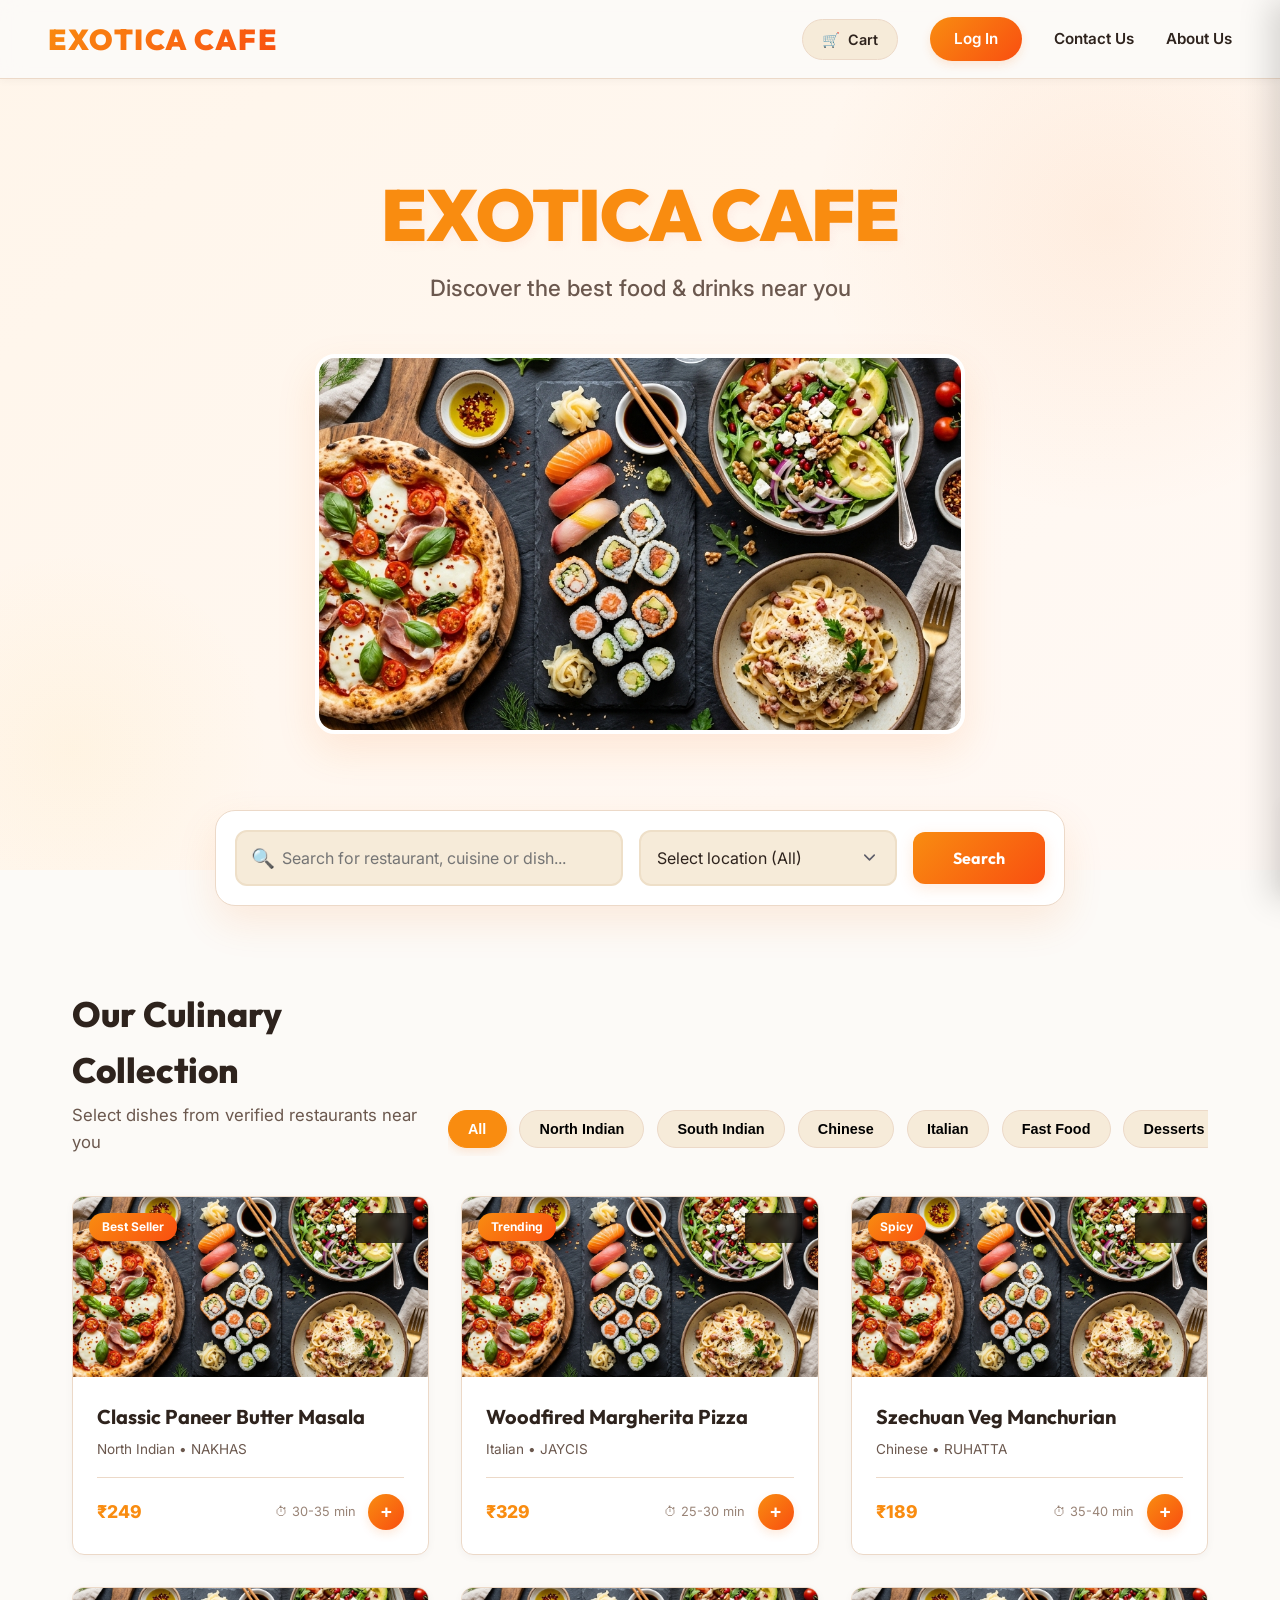
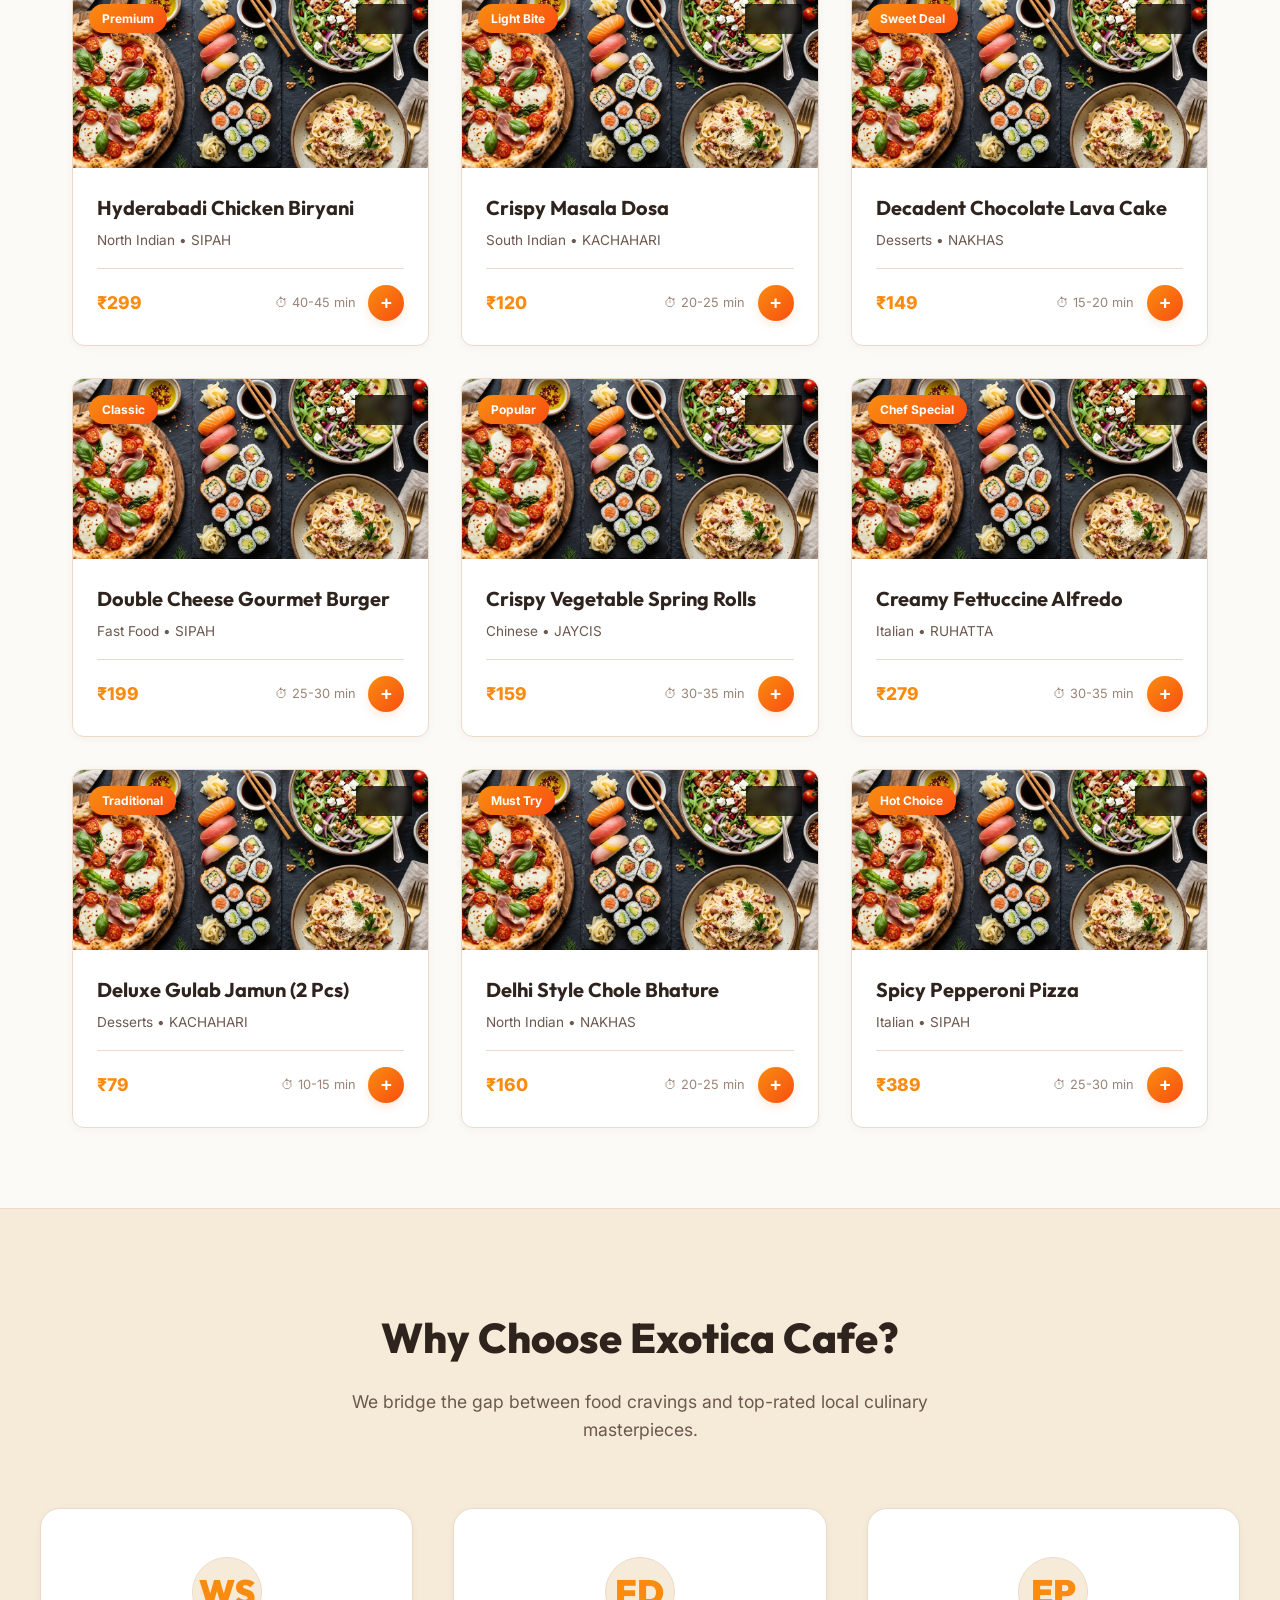
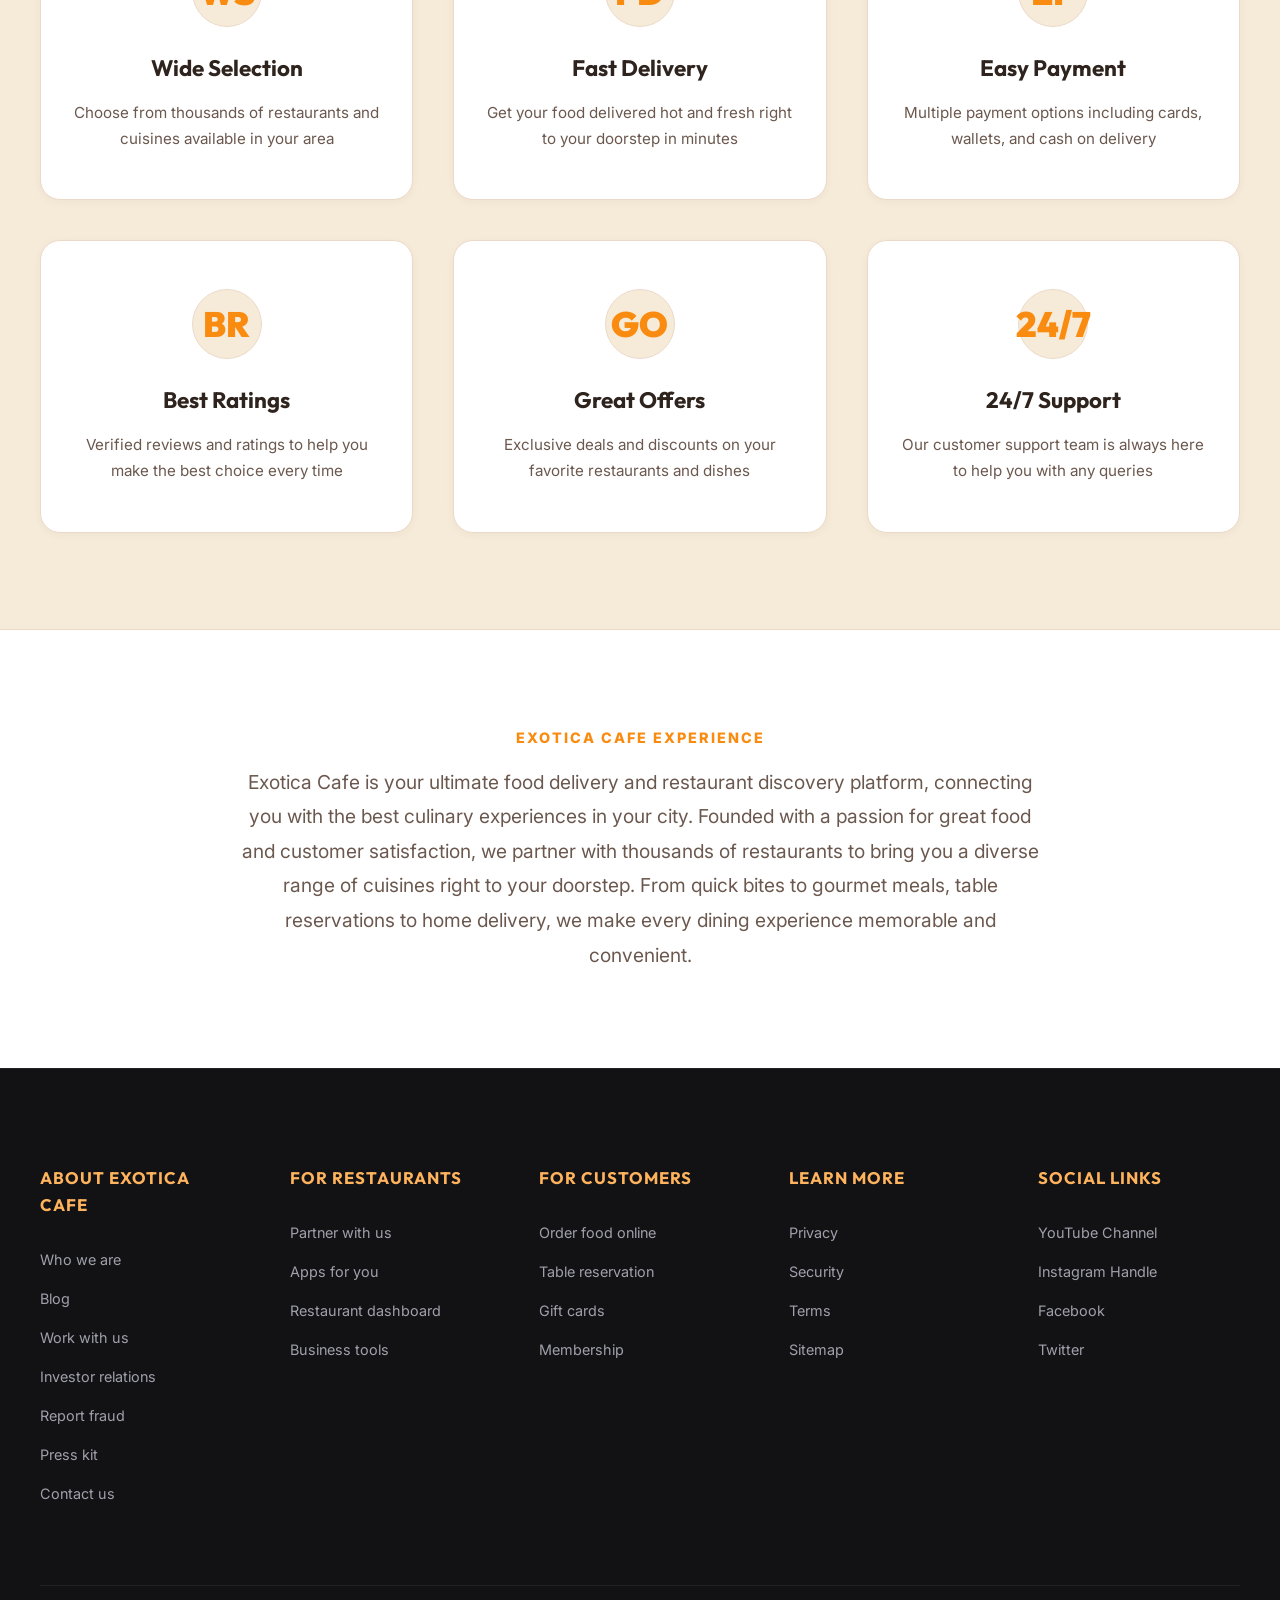
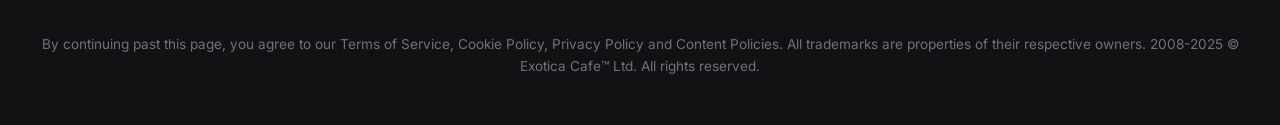
<file: index.html>
<!DOCTYPE html>
<html lang="en">
<head>
  <meta charset="UTF-8">
  <meta name="viewport" content="width=device-width, initial-scale=1.0">
  <title>Exotica Cafe - Order Premium Food Online</title>
  <link rel="stylesheet" href="st.css">
  <!-- Fonts -->
  <link rel="preconnect" href="https://fonts.googleapis.com">
  <link rel="preconnect" href="https://fonts.gstatic.com" crossorigin>
  <link href="https://fonts.googleapis.com/css2?family=Inter:wght@300;400;500;600;700&family=Outfit:wght@400;500;600;700;800;900&display=swap" rel="stylesheet">
</head>
<body>
  <!-- Header -->
  <header class="header">
    <p class="logo" onclick="window.location.href='index.html'">EXOTICA CAFE</p>
    <nav class="nav" id="header-nav">
      <!-- Dynamic navigation loaded by JS -->
      <a href="form.html" class="login-nav-btn">Log In</a>
      <a href="#contact">Contact Us</a>
      <a href="#about">About Us</a>
    </nav>
  </header>

  <!-- Hero Section -->
  <section class="hero">
    <div class="hero-content">
      <h1 class="hero-title">EXOTICA CAFE</h1>
      <p class="hero-subtitle">Discover the best food & drinks near you</p>
    </div>
    <div class="hero-img-container">
      <img src="food.png" alt="Delicious food" class="hero-img" onerror="this.src='https://images.unsplash.com/photo-1504674900247-0877df9cc836?auto=format&fit=crop&w=1200&q=80'">
    </div>
  </section>

  <!-- Search Section -->
  <div class="search-section">
    <div class="search-input-wrapper">
      <span class="search-icon">🔍</span>
      <input id="search" type="text" placeholder="Search for restaurant, cuisine or dish...">
    </div>
    <select name="location">
      <option value="" selected>Select location (All)</option>
      <option value="nakhas">Nakhas</option>
      <option value="jaycis">Jaycis</option>
      <option value="ruhatta">Ruhatta</option>
      <option value="kachahari">Kachahari</option>
      <option value="sipah">Sipah</option>
    </select>
    <button type="button">Search</button>
  </div>

  <!-- Menu / Restaurants Section -->
  <section class="menu-section" id="menu">
    <div class="section-header">
      <div class="section-title-wrapper">
        <h2 class="section-title">Our Culinary Collection</h2>
        <p class="section-subtitle">Select dishes from verified restaurants near you</p>
      </div>
      <div class="category-tabs" id="category-tabs">
        <!-- Dynamically loaded category tabs -->
      </div>
    </div>
    <div class="restaurant-grid" id="restaurant-grid">
      <!-- Dynamically loaded dish cards -->
    </div>
  </section>

  <!-- Features Section -->
  <section class="features" id="about">
    <h2 class="features-title">Why Choose Exotica Cafe?</h2>
    <p class="features-subtitle">We bridge the gap between food cravings and top-rated local culinary masterpieces.</p>
    <div class="features-grid">
      <div class="feature-card">
        <div class="feature-icon">WS</div>
        <h3>Wide Selection</h3>
        <p>Choose from thousands of restaurants and cuisines available in your area</p>
      </div>
      <div class="feature-card">
        <div class="feature-icon">FD</div>
        <h3>Fast Delivery</h3>
        <p>Get your food delivered hot and fresh right to your doorstep in minutes</p>
      </div>
      <div class="feature-card">
        <div class="feature-icon">EP</div>
        <h3>Easy Payment</h3>
        <p>Multiple payment options including cards, wallets, and cash on delivery</p>
      </div>
      <div class="feature-card">
        <div class="feature-icon">BR</div>
        <h3>Best Ratings</h3>
        <p>Verified reviews and ratings to help you make the best choice every time</p>
      </div>
      <div class="feature-card">
        <div class="feature-icon">GO</div>
        <h3>Great Offers</h3>
        <p>Exclusive deals and discounts on your favorite restaurants and dishes</p>
      </div>
      <div class="feature-card">
        <div class="feature-icon">24/7</div>
        <h3>24/7 Support</h3>
        <p>Our customer support team is always here to help you with any queries</p>
      </div>
    </div>
  </section>

  <!-- Description Section -->
  <section class="description-section">
    <div class="description-container">
      <span class="description-badge">Exotica Cafe Experience</span>
      <p class="description">
        Exotica Cafe is your ultimate food delivery and restaurant discovery platform, connecting you with 
        the best culinary experiences in your city. Founded with a passion for great food and customer 
        satisfaction, we partner with thousands of restaurants to bring you a diverse range of cuisines 
        right to your doorstep. From quick bites to gourmet meals, table reservations to home delivery, 
        we make every dining experience memorable and convenient.
      </p>
    </div>
  </section>

  <!-- Shopping Cart Drawer Components -->
  <div id="cart-overlay" class="cart-overlay"></div>
  <div id="cart-drawer" class="cart-drawer">
    <div class="cart-header">
      <h2><span>🛒</span> Your Cart</h2>
      <button class="close-cart" onclick="toggleCartDrawer(false)">×</button>
    </div>
    
    <!-- Scrollable Body containing Items list and Amount Breakup -->
    <div class="cart-body">
      <div id="cart-items" class="cart-items">
        <!-- Items dynamically populated by JS -->
      </div>
      
      <!-- Separate Promo Code & Summary Card (Scrollable) -->
      <div class="cart-breakup-section" id="cart-breakup-section" style="display: none;">
        <!-- Promo Code Section -->
        <div class="promo-section">
          <label class="promo-label">🏷️ Have a Coupon Code?</label>
          <div class="promo-input-wrapper">
            <span class="promo-tag-icon">🏷️</span>
            <input type="text" id="promo-input" placeholder="Enter coupon code..." onkeypress="handlePromoKeypress(event)">
          </div>
          <div class="promo-btn-container">
            <button type="button" id="promo-apply-btn" class="promo-apply-btn" onclick="applyPromo()">Apply Coupon</button>
          </div>
          <div id="promo-message" class="promo-message"></div>
          
          <!-- Quick Coupons Suggestions -->
          <div class="quick-coupons">
            <span class="quick-coupons-title">Tap to apply:</span>
            <div class="coupon-suggestions">
              <div class="coupon-chip" onclick="quickApplyCoupon('NEW50')">
                <span class="chip-code">NEW50</span>
                <span class="chip-desc">Flat ₹50 Off</span>
              </div>
              <div class="coupon-chip" onclick="quickApplyCoupon('RESTO15')">
                <span class="chip-code">RESTO15</span>
                <span class="chip-desc">15% Off</span>
              </div>
            </div>
          </div>
        </div>
        
        <!-- Summary Details Card -->
        <div class="cart-summary-card">
          <div class="summary-row">
            <span class="summary-label">Subtotal</span>
            <span id="cart-subtotal" class="summary-val">₹0</span>
          </div>
          <div class="summary-row promo-applied-row" id="discount-row" style="display: none;">
            <span class="summary-label">Discount (<span id="discount-code-name"></span>)</span>
            <span id="cart-discount" class="summary-val success-color">-₹0</span>
          </div>
          <div class="summary-row">
            <span class="summary-label">Delivery Fee</span>
            <span class="summary-val free-delivery-badge">FREE</span>
          </div>
        </div>
      </div>
    </div>

    <!-- Sticky Bottom Footer (Proceed Div) -->
    <div class="cart-footer">
      <div class="cart-total-row">
        <div class="total-label-container">
          <span class="total-label">To Pay</span>
          <span id="cart-total-price" class="cart-total-price">₹0</span>
        </div>
        <button id="checkout-btn" class="checkout-btn" onclick="handleCheckout()">
          Proceed to Checkout ➔
        </button>
      </div>
    </div>
  </div>

  <!-- Footer -->
  <footer class="footer" id="contact">
    <div class="footer-grid">
      <div class="footer-section">
        <h2>ABOUT EXOTICA CAFE</h2>
        <div>Who we are</div>
        <div>Blog</div>
        <div>Work with us</div>
        <div>Investor relations</div>
        <div>Report fraud</div>
        <div>Press kit</div>
        <div>Contact us</div>
      </div>

      <div class="footer-section">
        <h2>FOR RESTAURANTS</h2>
        <div>Partner with us</div>
        <div>Apps for you</div>
        <div>Restaurant dashboard</div>
        <div>Business tools</div>
      </div>

      <div class="footer-section">
        <h2>FOR CUSTOMERS</h2>
        <div>Order food online</div>
        <div>Table reservation</div>
        <div>Gift cards</div>
        <div>Membership</div>
      </div>

      <div class="footer-section">
        <h2>LEARN MORE</h2>
        <div>Privacy</div>
        <div>Security</div>
        <div>Terms</div>
        <div>Sitemap</div>
      </div>

      <div class="footer-section">
        <h2>SOCIAL LINKS</h2>
        <a href="https://www.youtube.com/@AkashNishad-f8r" target="_blank" rel="noopener noreferrer">YouTube Channel</a>
        <a href="https://www.instagram.com/sasu_ke9455/" target="_blank" rel="noopener noreferrer">Instagram Handle</a>
        <a href="#">Facebook</a>
        <a href="#">Twitter</a>
      </div>
    </div>

    <hr>
    <p class="footer-note">
      By continuing past this page, you agree to our Terms of Service, Cookie Policy, Privacy Policy and Content
      Policies. All trademarks are properties of their respective owners. 2008-2025 © Exotica Cafe™ Ltd. All rights reserved.
    </p>
  </footer>

  <script type="module" src="/exotica-cafe.js"></script>
</body>
</html>
</file>
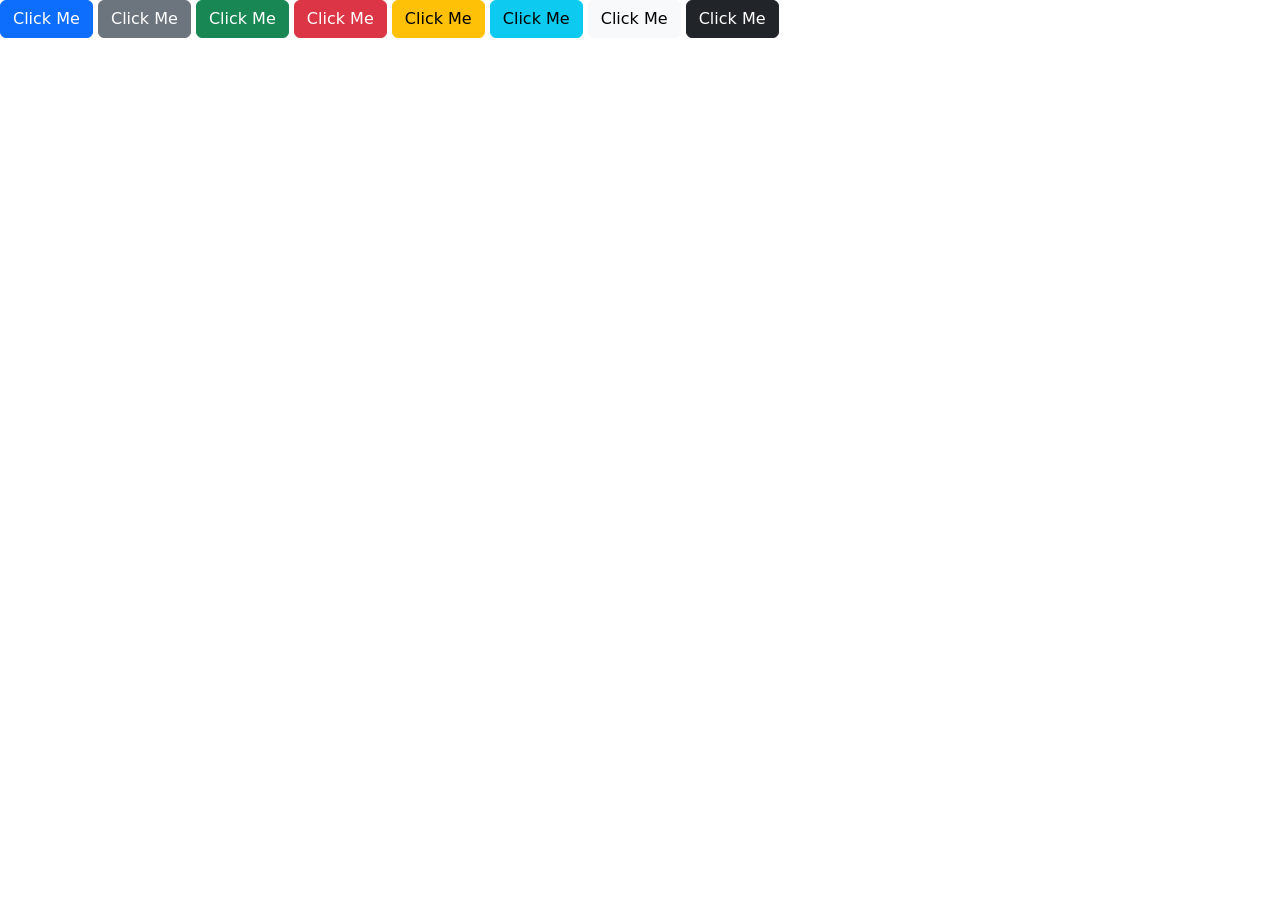
<file: bootstrap.html>
<!DOCTYPE html>
<html lang="en">
<head>
    <meta charset="UTF-8">
    <meta name="viewport" content="width=device-width, initial-scale=1.0">
    <title>Document</title>
    <link href="https://cdn.jsdelivr.net/npm/bootstrap@5.0.2/dist/css/bootstrap.min.css" rel="stylesheet" integrity="sha384-EVSTQN3/azprG1Anm3QDgpJLIm9Nao0Yz1ztcQTwFspd3yD65VohhpuuCOmLASjC" crossorigin="anonymous">
</head>
<body>
    <button class="btn btn-primary">Click Me</button>
    <button class="btn btn-secondary">Click Me</button>
    <button class="btn btn-success">Click Me</button>
    <button class="btn btn-danger">Click Me</button>    
    <button class="btn btn-warning">Click Me</button>
    <button class="btn btn-info">Click Me</button>
    <button class="btn btn-light">Click Me</button>
    <button class="btn btn-dark">Click Me</button>
    
</body>
</html>
</file>
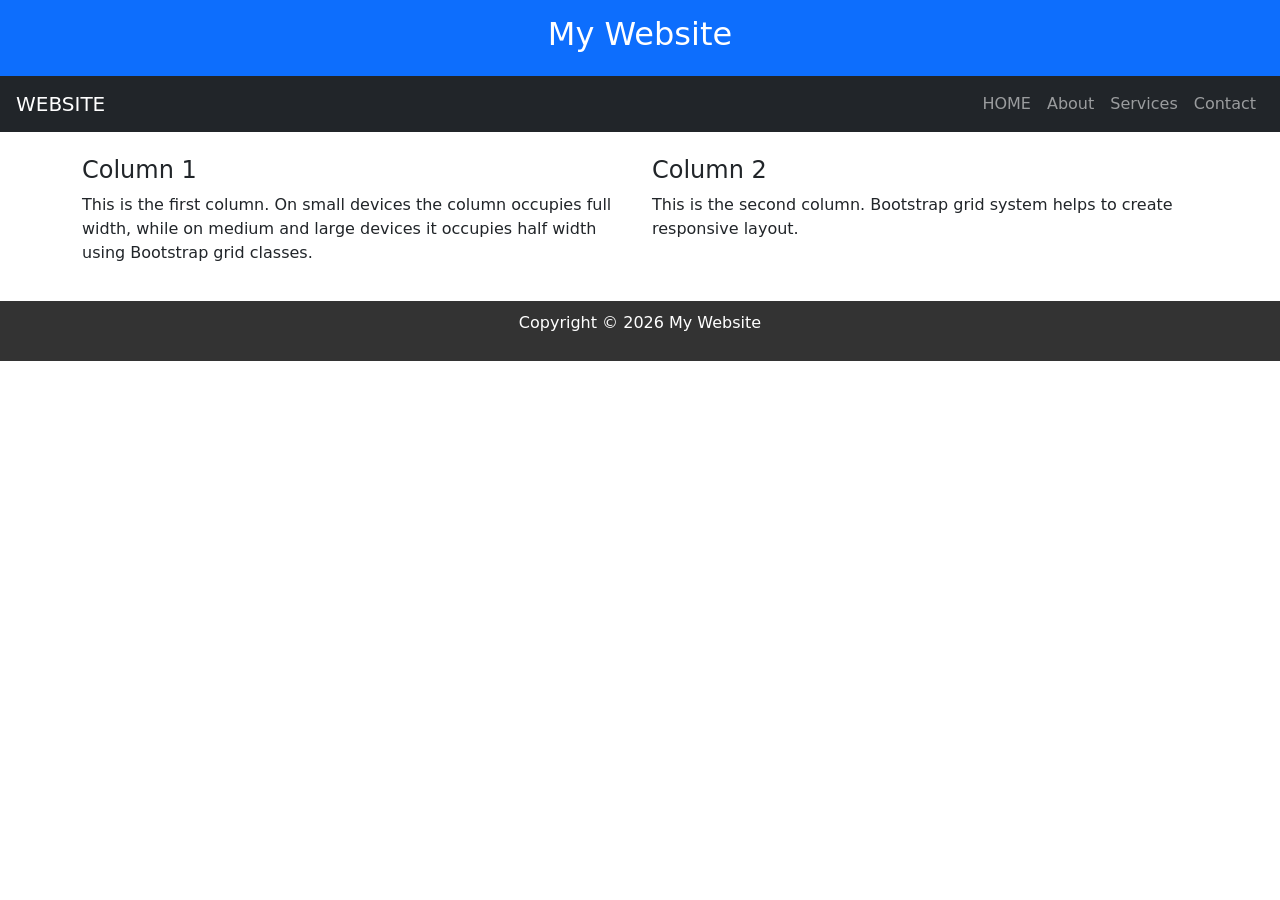
<file: exp1.html>
<!DOCTYPE html>
<html>
<head>
<title>Responsive Web Page using Bootstrap Grid</title>
<meta name="viewport" content="width=device-width, initial-scale=1">
<!-- Bootstrap CSS -->
<link rel="stylesheet" href="https://cdn.jsdelivr.net/npm/bootstrap@5.3.2/dist/css/bootstrap.min.css">
<style>
header{
background-color:#0d6efd;
color:white;
text-align:center;
padding:15px;
}

footer{
background-color:#333;
color:white;
text-align:center;
padding:10px;
margin-top:20px;
}
</style>
</head>
<body>
<!-- Header -->
<header>
<h2>My Website</h2>
</header>
<!-- Navigation -->
<nav class="navbar navbar-dark bg-dark navbar-expand-lg">
<a class="navbar-brand ms-3" href="#">WEBSITE</a>
<ul class="navbar-nav ms-auto me-3">
<li class="nav-item">
<a class="nav-link" href="#">HOME</a>
</li>

<li class="nav-item">
<a class="nav-link" href="#">About</a>
</li>
<li class="nav-item">
<a class="nav-link" href="#">Services</a>
</li>
<li class="nav-item">
<a class="nav-link" href="#">Contact</a>
</li>
</ul>
</nav>
<!-- Content -->
<div class="container mt-4">
<div class="row">
<div class="col-md-6 col-sm-12">
<h4>Column 1</h4>
<p>
This is the first column.
On small devices the column occupies full width, while on medium and large devices it occupies half width using Bootstrap grid classes. </p>
</div>
<div class="col-md-6 col-sm-12">
<h4>Column 2</h4>
<p>
This is the second column.
Bootstrap grid system helps to create responsive layout.
</p>
</div>
</div>
</div>
<!-- Footer -->
<footer>
<p>Copyright © 2026 My Website</p>
</footer>
</body>
</html>
</file>
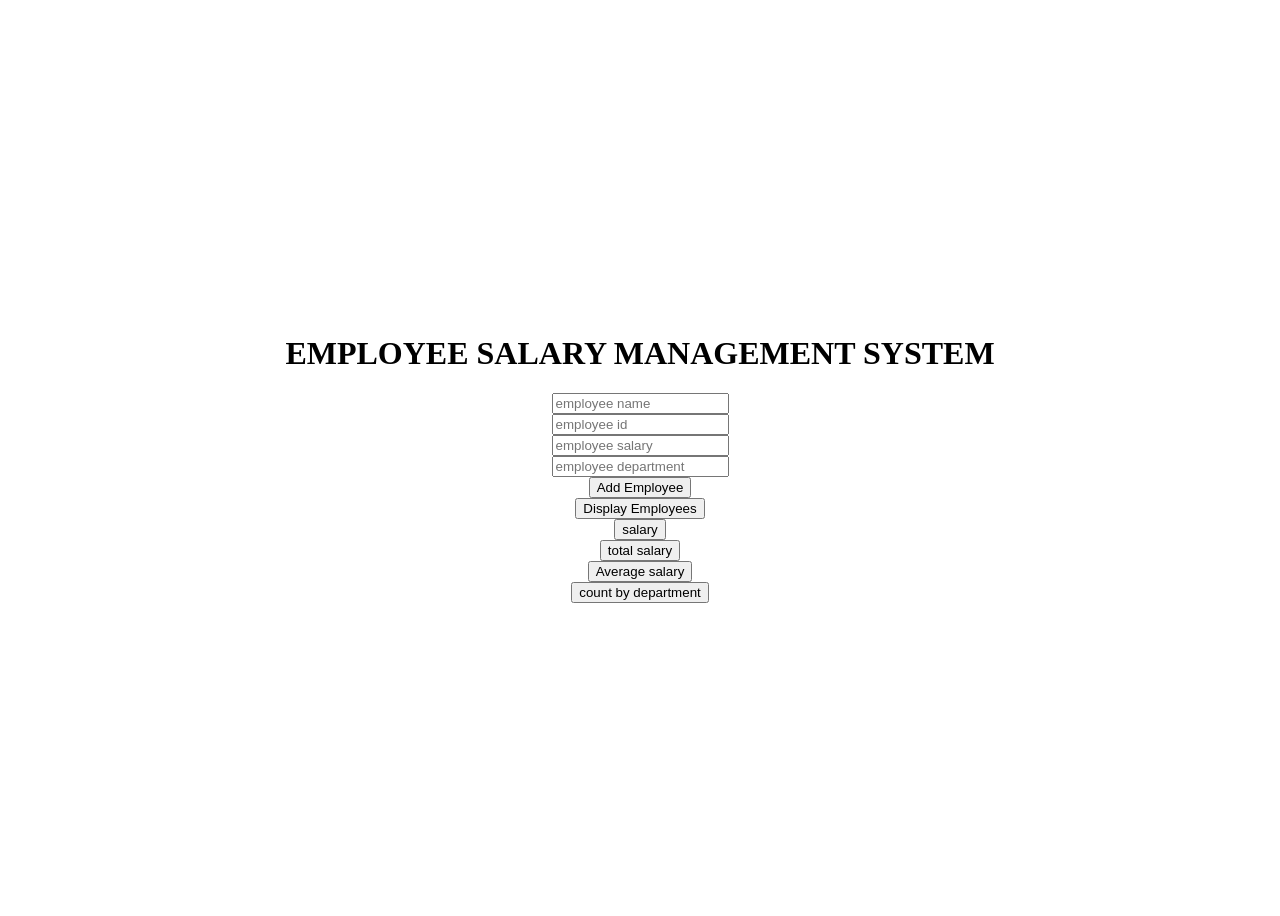
<file: exp5.html>
<!DOCTYPE html>
<html lang="en">
<head>
    <meta charset="UTF-8">
    <meta name="viewport" content="width=device-width, initial-scale=1.0">
    <title>Document</title>
    <link rel="stylesheet" href="exp5.css">
</head>
<body>
    <script src="exp5.js"></script>
    <div class="container">
        <h1>EMPLOYEE SALARY MANAGEMENT SYSTEM </h1>
       <input type="text" id="name" placeholder="employee name">
       <input type="text" id="empId" placeholder="employee id">
       <input type="text" id="salary" placeholder="employee salary">
       <input type="text" id="department" placeholder="employee department">
       <button onclick="addEmployee()">Add Employee</button>
       <button onclick="displayEmployees()">Display Employees</button>  
       <button onclick="fliterSalary()" >salary</button>
       <button onclick="totalSalary()" > total salary</button>
       <button onclick="averageSalary()">Average salary</button>
       <button onclick="countDepartment()">count by department</button>

    </div>
</body>
</html>
</file>
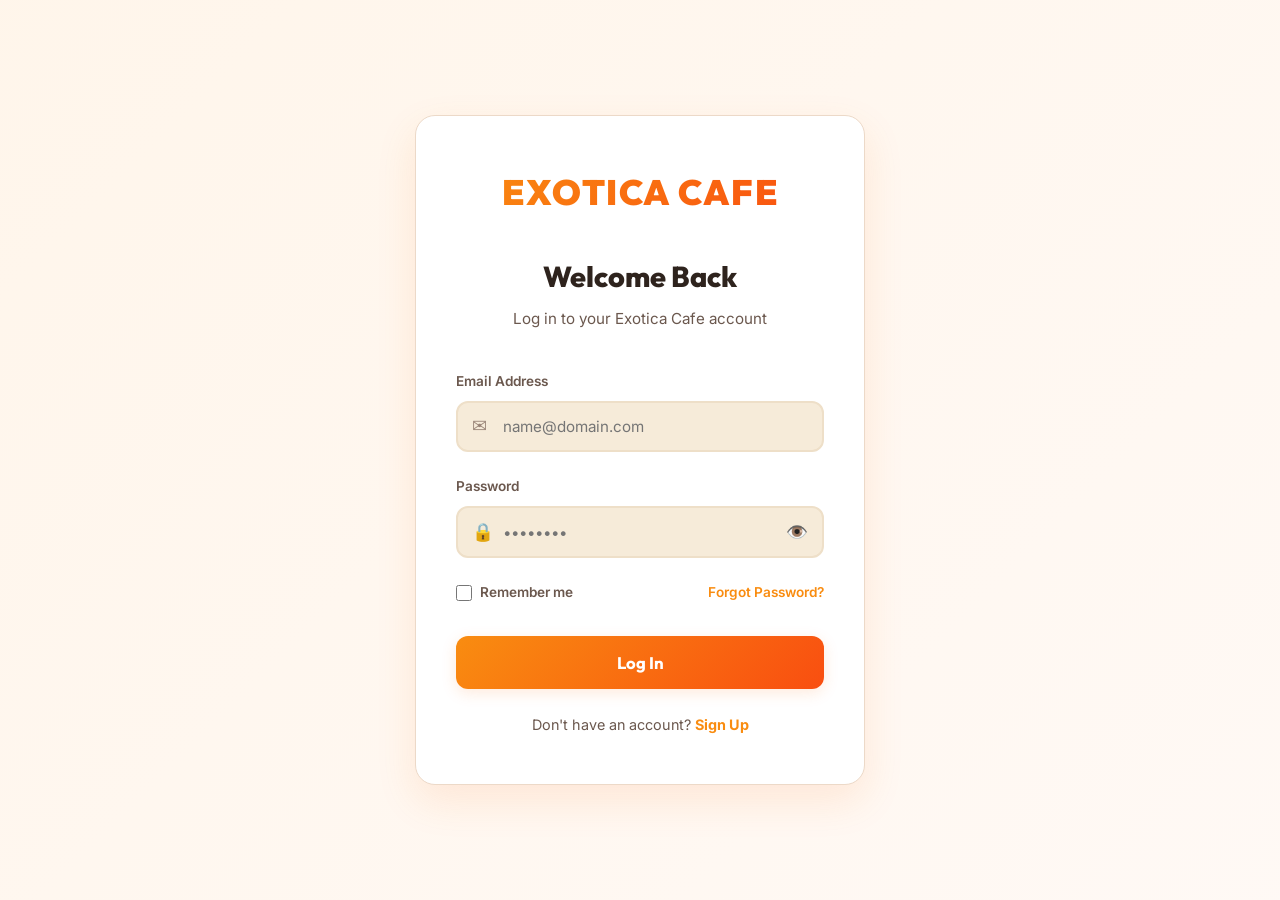
<file: form.html>
<!DOCTYPE html>
<html lang="en">
<head>
  <meta charset="UTF-8">
  <meta name="viewport" content="width=device-width, initial-scale=1.0">
  <title>Exotica Cafe - Log In / Sign Up</title>
  <link rel="stylesheet" href="st.css">
  <!-- Fonts -->
  <link rel="preconnect" href="https://fonts.googleapis.com">
  <link rel="preconnect" href="https://fonts.gstatic.com" crossorigin>
  <link href="https://fonts.googleapis.com/css2?family=Inter:wght@300;400;500;600;700&family=Outfit:wght@400;500;600;700;800;900&display=swap" rel="stylesheet">
</head>
<body class="form-body">
  
  <div class="form-card">
    <div class="form-logo" onclick="window.location.href='index.html'">
      <p class="logo">EXOTICA CAFE</p>
    </div>
    
    <!-- Toast notifications container -->
    <div id="toast-container" class="toast-container" style="position: absolute; top: 1.5rem; right: 1.5rem; bottom: auto; left: auto; max-width: 300px;"></div>

    <!-- Login Mode Container -->
    <div id="login-container">
      <h1 class="form-title">Welcome Back</h1>
      <p class="form-subtitle">Log in to your Exotica Cafe account</p>
      
      <form id="login-form" onsubmit="handleLogin(event)">
        <div class="form-group">
          <label class="form-label" for="login-email">Email Address</label>
          <div class="input-container">
            <span class="input-icon">✉</span>
            <input type="email" id="login-email" class="form-input" placeholder="name@domain.com" required>
          </div>
        </div>
        
        <div class="form-group">
          <label class="form-label" for="login-password">Password</label>
          <div class="input-container">
            <span class="input-icon">🔒</span>
            <input type="password" id="login-password" class="form-input" placeholder="••••••••" required>
            <span class="password-toggle" onclick="togglePasswordVisibility('login-password')">👁️</span>
          </div>
        </div>
        
        <div class="form-actions">
          <label class="remember-me">
            <input type="checkbox" id="remember-me">
            Remember me
          </label>
          <a href="#" class="forgot-password" onclick="showFeatureNotImplemented('Forgot Password')">Forgot Password?</a>
        </div>
        
        <button type="submit" class="form-submit-btn">Log In</button>
        
        <p class="form-switch-prompt">
          Don't have an account? <a href="#" onclick="toggleFormMode('signup')">Sign Up</a>
        </p>
      </form>
    </div>

    <!-- Signup Mode Container -->
    <div id="signup-container" style="display: none;">
      <h1 class="form-title">Create Account</h1>
      <p class="form-subtitle">Get started with a free account today</p>
      
      <form id="signup-form" onsubmit="handleSignup(event)">
        <div class="form-group">
          <label class="form-label" for="signup-name">Full Name</label>
          <div class="input-container">
            <span class="input-icon">👤</span>
            <input type="text" id="signup-name" class="form-input" placeholder="John Doe" required>
          </div>
        </div>

        <div class="form-group">
          <label class="form-label" for="signup-email">Email Address</label>
          <div class="input-container">
            <span class="input-icon">✉</span>
            <input type="email" id="signup-email" class="form-input" placeholder="name@domain.com" required>
          </div>
        </div>
        
        <div class="form-group">
          <label class="form-label" for="signup-password">Password</label>
          <div class="input-container">
            <span class="input-icon">🔒</span>
            <input type="password" id="signup-password" class="form-input" placeholder="Minimum 6 characters" minlength="6" required>
            <span class="password-toggle" onclick="togglePasswordVisibility('signup-password')">👁️</span>
          </div>
        </div>

        <div class="form-group">
          <label class="form-label" for="signup-confirm-password">Confirm Password</label>
          <div class="input-container">
            <span class="input-icon">🔒</span>
            <input type="password" id="signup-confirm-password" class="form-input" placeholder="Repeat your password" required>
          </div>
        </div>
        
        <div class="form-actions" style="margin-bottom: 1.5rem;">
          <label class="remember-me" style="font-size: 0.8rem;">
            <input type="checkbox" id="terms-agree" required>
            I agree to the Terms & Conditions
          </label>
        </div>
        
        <button type="submit" class="form-submit-btn">Create Account</button>
        
        <p class="form-switch-prompt">
          Already have an account? <a href="#" onclick="toggleFormMode('login')">Log In</a>
        </p>
      </form>
    </div>
  </div>

  <script>
    // Toggle Password Visibility
    function togglePasswordVisibility(inputId) {
      const input = document.getElementById(inputId);
      if (input.type === 'password') {
        input.type = 'text';
      } else {
        input.type = 'password';
      }
    }

    // Toggle between login and signup modes
    function toggleFormMode(mode) {
      const loginContainer = document.getElementById('login-container');
      const signupContainer = document.getElementById('signup-container');
      
      if (mode === 'signup') {
        loginContainer.style.display = 'none';
        signupContainer.style.display = 'block';
      } else {
        loginContainer.style.display = 'block';
        signupContainer.style.display = 'none';
      }
    }

    // Toast notifications helper
    function showToast(message, type = 'info') {
      const container = document.getElementById('toast-container');
      const toast = document.createElement('div');
      toast.className = `toast ${type}`;
      
      let icon = 'ℹ️';
      if (type === 'success') icon = '✅';
      if (type === 'error') icon = '❌';
      
      toast.innerHTML = `
        <span>${icon}</span>
        <div>${message}</div>
        <span class="toast-close" onclick="this.parentElement.remove()">×</span>
      `;
      
      container.appendChild(toast);
      
      // Auto dismiss after 4 seconds
      setTimeout(() => {
        toast.style.opacity = '0';
        toast.style.transform = 'translateX(20px)';
        toast.style.transition = 'all 0.5s ease';
        setTimeout(() => toast.remove(), 500);
      }, 4000);
    }

    function showFeatureNotImplemented(feature) {
      showToast(`${feature} feature simulation! Use any credentials or register to test.`, 'info');
    }

    // Handle Login submission
    function handleLogin(e) {
      e.preventDefault();
      const email = document.getElementById('login-email').value.trim();
      const password = document.getElementById('login-password').value;

      // Basic credentials check in local storage
      const users = JSON.parse(localStorage.getItem('exotica_cafe_users') || '[]');
      const user = users.find(u => u.email.toLowerCase() === email.toLowerCase());

      // Check if user exists and password matches
      if (user && user.password === password) {
        showToast('Login successful! Redirecting...', 'success');
        
        // Save current user session
        localStorage.setItem('exotica_cafe_session', JSON.stringify({
          name: user.name,
          email: user.email
        }));

        setTimeout(() => {
          window.location.href = 'index.html';
        }, 1500);
      } else {
        // Fallback for default testing account so user doesn't strictly have to register
        if (email.toLowerCase() === 'admin@exoticacafe.com' && password === 'admin123') {
          showToast('Login successful with test account!', 'success');
          localStorage.setItem('exotica_cafe_session', JSON.stringify({
            name: 'Exotica Admin',
            email: 'admin@exoticacafe.com'
          }));
          setTimeout(() => {
            window.location.href = 'index.html';
          }, 1500);
        } else {
          showToast('Invalid email or password. Try admin@exoticacafe.com / admin123 or register.', 'error');
        }
      }
    }

    // Handle Registration / Signup submission
    function handleSignup(e) {
      e.preventDefault();
      const name = document.getElementById('signup-name').value.trim();
      const email = document.getElementById('signup-email').value.trim();
      const password = document.getElementById('signup-password').value;
      const confirmPassword = document.getElementById('signup-confirm-password').value;

      if (password !== confirmPassword) {
        showToast('Passwords do not match.', 'error');
        return;
      }

      // Check if user already exists
      const users = JSON.parse(localStorage.getItem('exotica_cafe_users') || '[]');
      const userExists = users.some(u => u.email.toLowerCase() === email.toLowerCase());

      if (userExists) {
        showToast('Account with this email already exists.', 'error');
        return;
      }

      // Register user
      users.push({ name, email, password });
      localStorage.setItem('exotica_cafe_users', JSON.stringify(users));

      showToast('Registration successful! Logging you in...', 'success');

      // Auto log-in on successful signup
      localStorage.setItem('exotica_cafe_session', JSON.stringify({ name, email }));

      setTimeout(() => {
        window.location.href = 'index.html';
      }, 1500);
    }

    // Pre-populate if query parameter specifies signup mode
    window.addEventListener('DOMContentLoaded', () => {
      const urlParams = new URLSearchParams(window.location.search);
      if (urlParams.get('mode') === 'signup') {
        toggleFormMode('signup');
      }
      
      // Seed default admin user in localStorage if not exists
      const users = JSON.parse(localStorage.getItem('exotica_cafe_users') || '[]');
      if (!users.some(u => u.email === 'admin@exoticacafe.com')) {
        users.push({
          name: 'Exotica Admin',
          email: 'admin@exoticacafe.com',
          password: 'admin123'
        });
        localStorage.setItem('exotica_cafe_users', JSON.stringify(users));
      }
    });
  </script>
</body>
</html>
</file>
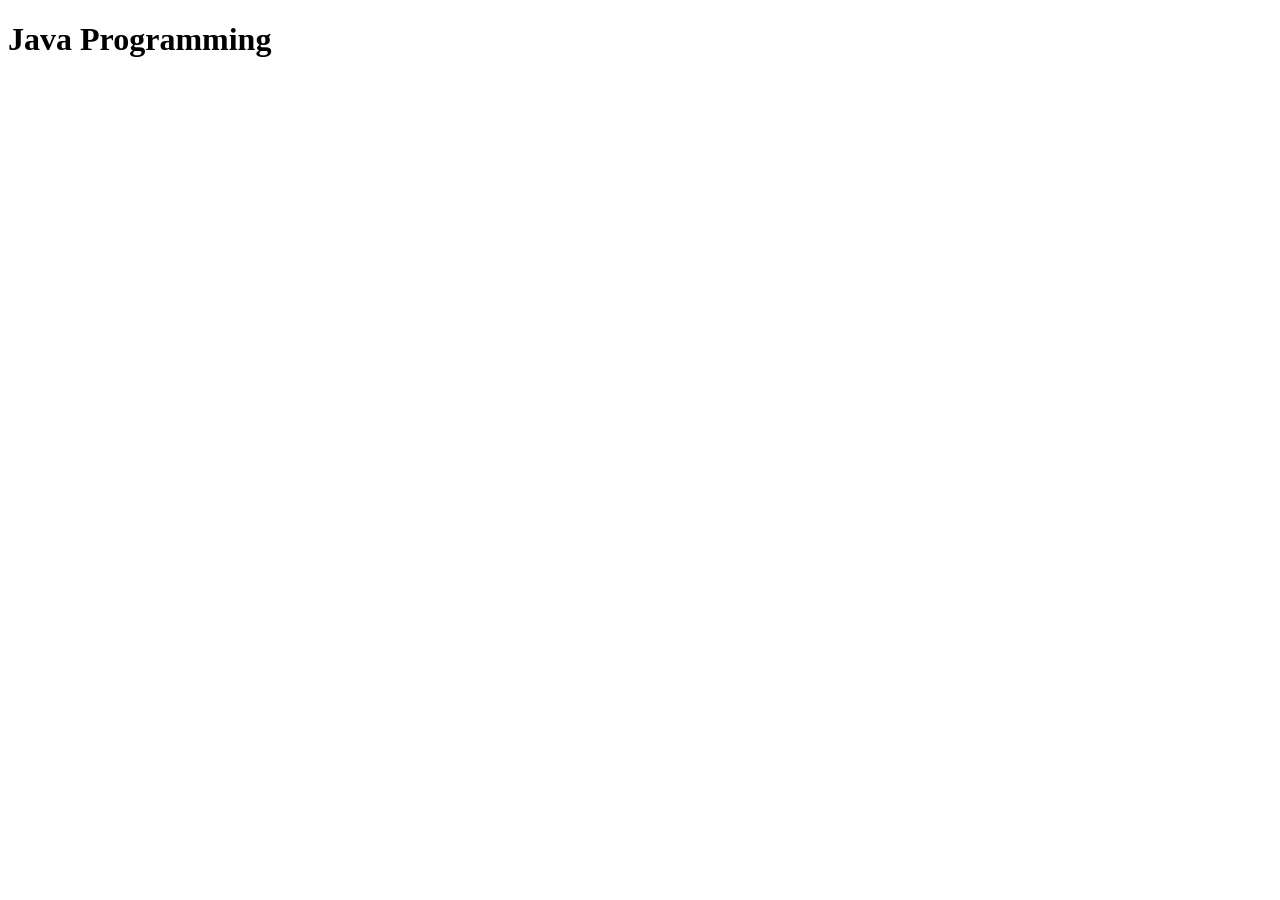
<file: index2.html>
<!DOCTYPE html>
<html lang="en">
<head>
    <meta charset="UTF-8">
    <meta name="viewport" content="width=device-width, initial-scale=1.0">
    <title>java </title>
</head>

<body>
    <h1>Java Programming</h1>
    <script>
        
    
</script>
</body>
</html>
</file>
<file: st.css>
/* Import Modern Premium Typography */
@import url('https://fonts.googleapis.com/css2?family=Inter:wght@300;400;500;600;700&family=Outfit:wght@400;500;600;700;800;900&display=swap');

/* Design Tokens & CSS Variables */
:root {
  --font-heading: 'Outfit', 'Segoe UI', sans-serif;
  --font-body: 'Inter', 'Segoe UI', sans-serif;
  
  /* Primary HSL Colors */
  --primary-hue: 32;
  --primary: hsl(var(--primary-hue), 95%, 52%);
  --primary-light: hsl(var(--primary-hue), 100%, 68%);
  --primary-dark: hsl(24, 90%, 42%);
  --primary-gradient: linear-gradient(135deg, hsl(var(--primary-hue), 95%, 52%), hsl(16, 95%, 52%));
  --primary-glow: rgba(249, 115, 22, 0.15);
  
  /* Neutral Palette - Creamy Cozy Cafe */
  --bg-primary: #fcfaf7;
  --bg-secondary: #f6ebd9;
  --bg-tertiary: #eedfc8;
  --text-main: #2e231d;
  --text-muted: #6b584e;
  --text-light: #998477;
  --border-color: #ecd9c8;
  
  /* System Colors */
  --success: #4b8f5d;
  --warning: #d97706;
  --info: #bc7e4c;
  
  /* Shadows & Blurs */
  --shadow-sm: 0 2px 8px rgba(46, 35, 29, 0.04);
  --shadow-md: 0 8px 20px rgba(249, 115, 22, 0.06);
  --shadow-lg: 0 16px 40px rgba(249, 115, 22, 0.12);
  --glass-bg: rgba(252, 250, 247, 0.85);
  --glass-blur: blur(12px);
  --glass-border: rgba(236, 217, 200, 0.4);
  
  /* Transitions */
  --transition-fast: 0.2s cubic-bezier(0.4, 0, 0.2, 1);
  --transition-normal: 0.3s cubic-bezier(0.4, 0, 0.2, 1);
  --transition-slow: 0.5s cubic-bezier(0.4, 0, 0.2, 1);
  
  /* Border Radius */
  --radius-sm: 8px;
  --radius-md: 12px;
  --radius-lg: 20px;
  --radius-full: 9999px;
}

/* Global Resets */
* {
  margin: 0;
  padding: 0;
  box-sizing: border-box;
}

html {
  scroll-behavior: smooth;
}

body {
  font-family: var(--font-body);
  background: var(--bg-primary);
  color: var(--text-main);
  line-height: 1.6;
  overflow-x: hidden;
}

/* Scrollbar styling */
::-webkit-scrollbar {
  width: 8px;
}
::-webkit-scrollbar-track {
  background: var(--bg-secondary);
}
::-webkit-scrollbar-thumb {
  background: hsl(var(--primary-hue), 40%, 80%);
  border-radius: var(--radius-full);
}
::-webkit-scrollbar-thumb:hover {
  background: var(--primary);
}

/* Header & Navigation */
.header {
  background: var(--glass-bg);
  backdrop-filter: var(--glass-blur);
  -webkit-backdrop-filter: var(--glass-blur);
  border-bottom: 1px solid var(--border-color);
  padding: 1rem 3rem;
  position: sticky;
  top: 0;
  z-index: 999;
  display: flex;
  justify-content: space-between;
  align-items: center;
  box-shadow: var(--shadow-sm);
  transition: var(--transition-normal);
}

.logo {
  font-family: var(--font-heading);
  font-size: 1.8rem;
  font-weight: 900;
  background: var(--primary-gradient);
  -webkit-background-clip: text;
  -webkit-text-fill-color: transparent;
  letter-spacing: 1.5px;
  cursor: pointer;
  display: flex;
  align-items: center;
  gap: 0.5rem;
}

.nav {
  display: flex;
  gap: 2rem;
  align-items: center;
}

.nav a, .nav-btn {
  color: var(--text-main);
  text-decoration: none;
  font-weight: 600;
  font-size: 0.95rem;
  transition: var(--transition-fast);
  position: relative;
  cursor: pointer;
}

.nav a:hover, .nav-btn:hover {
  color: var(--primary);
}

.nav a::after {
  content: '';
  position: absolute;
  bottom: -6px;
  left: 0;
  width: 0;
  height: 2px;
  background: var(--primary-gradient);
  transition: var(--transition-normal);
}

.nav a:hover::after {
  width: 100%;
}

/* Action button in Nav */
.login-nav-btn {
  background: var(--primary-gradient);
  color: white !important;
  padding: 0.6rem 1.5rem;
  border-radius: var(--radius-full);
  box-shadow: 0 4px 10px var(--primary-glow);
}

.login-nav-btn:hover {
  transform: translateY(-2px);
  box-shadow: 0 6px 15px rgba(249, 115, 22, 0.25);
}

.login-nav-btn::after {
  display: none !important;
}

/* User Profile Dropdown */
.profile-menu {
  position: relative;
  display: inline-block;
}

.profile-trigger {
  display: flex;
  align-items: center;
  gap: 0.5rem;
  background: var(--bg-secondary);
  border: 1px solid var(--border-color);
  padding: 0.5rem 1rem;
  border-radius: var(--radius-full);
  cursor: pointer;
  font-weight: 600;
  font-size: 0.9rem;
  transition: var(--transition-fast);
}

.profile-trigger:hover {
  background: var(--bg-tertiary);
  border-color: var(--primary);
}

.profile-avatar {
  width: 28px;
  height: 28px;
  background: var(--primary-gradient);
  color: white;
  border-radius: 50%;
  display: flex;
  align-items: center;
  justify-content: center;
  font-weight: 700;
  font-size: 0.8rem;
}

.profile-dropdown {
  position: absolute;
  right: 0;
  top: 120%;
  background: white;
  min-width: 200px;
  border-radius: var(--radius-md);
  box-shadow: var(--shadow-lg);
  border: 1px solid var(--border-color);
  opacity: 0;
  visibility: hidden;
  transform: translateY(10px);
  transition: var(--transition-fast);
  z-index: 1000;
  overflow: hidden;
}

.profile-dropdown.active {
  opacity: 1;
  visibility: visible;
  transform: translateY(0);
}

.dropdown-header {
  padding: 1rem;
  border-bottom: 1px solid var(--border-color);
  background: var(--bg-secondary);
}

.dropdown-name {
  font-weight: 700;
  font-size: 0.95rem;
  color: var(--text-main);
}

.dropdown-email {
  font-size: 0.8rem;
  color: var(--text-light);
  word-break: break-all;
}

.dropdown-item {
  padding: 0.8rem 1rem;
  display: flex;
  align-items: center;
  gap: 0.8rem;
  color: var(--text-main);
  text-decoration: none;
  font-size: 0.9rem;
  cursor: pointer;
  transition: var(--transition-fast);
}

.dropdown-item:hover {
  background: var(--bg-secondary);
  color: var(--primary);
}

.dropdown-item.logout-item {
  border-top: 1px solid var(--border-color);
  color: #ef4444;
}

.dropdown-item.logout-item:hover {
  background: #fef2f2;
  color: #dc2626;
}

/* Cart Trigger in Nav */
.cart-trigger {
  display: flex;
  align-items: center;
  gap: 0.5rem;
  background: var(--bg-secondary);
  border: 1px solid var(--border-color);
  padding: 0.5rem 1.2rem;
  border-radius: var(--radius-full);
  cursor: pointer;
  font-weight: 600;
  font-size: 0.9rem;
  position: relative;
  transition: var(--transition-fast);
}

.cart-trigger:hover {
  background: var(--bg-tertiary);
  border-color: var(--primary);
}

.cart-count {
  background: var(--primary);
  color: white;
  font-size: 0.75rem;
  font-weight: 700;
  padding: 0.1rem 0.45rem;
  border-radius: var(--radius-full);
  min-width: 18px;
  text-align: center;
}

/* Hero Section */
.hero {
  background: linear-gradient(135deg, hsl(32, 100%, 96%) 0%, hsl(24, 100%, 98%) 100%);
  padding: 6rem 3rem 8rem;
  text-align: center;
  position: relative;
  overflow: hidden;
}

.hero::before {
  content: '';
  position: absolute;
  top: -20%;
  right: -10%;
  width: 600px;
  height: 600px;
  background: radial-gradient(circle, rgba(249, 115, 22, 0.08) 0%, transparent 70%);
  border-radius: 50%;
  z-index: 1;
}

.hero::after {
  content: '';
  position: absolute;
  bottom: -10%;
  left: -10%;
  width: 400px;
  height: 400px;
  background: radial-gradient(circle, rgba(251, 191, 36, 0.06) 0%, transparent 70%);
  border-radius: 50%;
  z-index: 1;
}

.hero-content {
  position: relative;
  z-index: 2;
  max-width: 800px;
  margin: 0 auto;
}

.hero-title {
  font-family: var(--font-heading);
  font-size: 4.5rem;
  font-weight: 900;
  color: var(--primary);
  margin-bottom: 1rem;
  line-height: 1.1;
  letter-spacing: -1px;
  animation: slideUpFade 0.8s cubic-bezier(0.16, 1, 0.3, 1) forwards;
  text-shadow: 2px 4px 10px rgba(226, 55, 68, 0.05);
}

.hero-subtitle {
  font-size: 1.4rem;
  color: var(--text-muted);
  margin-bottom: 3rem;
  font-weight: 500;
  animation: slideUpFade 0.8s cubic-bezier(0.16, 1, 0.3, 1) 0.15s forwards;
  opacity: 0;
}

.hero-img-container {
  max-width: 650px;
  width: 100%;
  margin: 0 auto;
  position: relative;
  animation: scaleInFade 1s cubic-bezier(0.16, 1, 0.3, 1) 0.3s forwards;
  opacity: 0;
  z-index: 2;
}

.hero-img {
  width: 100%;
  height: 380px;
  object-fit: cover;
  border-radius: var(--radius-lg);
  box-shadow: var(--shadow-lg);
  border: 4px solid white;
  transition: var(--transition-slow);
}

.hero-img-container:hover .hero-img {
  transform: scale(1.02) rotate(0.5deg);
  box-shadow: 0 25px 55px rgba(249, 115, 22, 0.18);
}

/* Search Section */
.search-section {
  background: white;
  padding: 1.2rem;
  border-radius: var(--radius-lg);
  box-shadow: var(--shadow-lg);
  max-width: 850px;
  margin: -60px auto 5rem;
  position: relative;
  z-index: 10;
  display: grid;
  grid-template-columns: 1.8fr 1.2fr auto;
  gap: 1rem;
  align-items: center;
  border: 1px solid var(--border-color);
  animation: slideUpFade 0.8s cubic-bezier(0.16, 1, 0.3, 1) 0.4s forwards;
  opacity: 0;
}

.search-input-wrapper {
  position: relative;
  display: flex;
  align-items: center;
}

.search-icon {
  position: absolute;
  left: 1rem;
  color: var(--text-light);
  font-size: 1.2rem;
}

.search-section input {
  width: 100%;
  padding: 1rem 1rem 1rem 2.8rem;
  border: 2px solid var(--bg-tertiary);
  border-radius: var(--radius-md);
  font-size: 1rem;
  font-family: var(--font-body);
  transition: var(--transition-normal);
  color: var(--text-main);
  background: var(--bg-secondary);
}

.search-section select {
  width: 100%;
  padding: 1rem;
  border: 2px solid var(--bg-tertiary);
  border-radius: var(--radius-md);
  font-size: 1rem;
  font-family: var(--font-body);
  transition: var(--transition-normal);
  color: var(--text-main);
  background: var(--bg-secondary);
  cursor: pointer;
  appearance: none;
  background-image: url("data:image/svg+xml;charset=utf-8,%3Csvg xmlns='http://www.w3.org/2000/svg' viewBox='0 0 24 24' fill='none' stroke='%235e5e6a' stroke-width='2' stroke-linecap='round' stroke-linejoin='round'%3E%3Cpolyline points='6 9 12 15 18 9'/%3E%3C/svg%3E");
  background-repeat: no-repeat;
  background-position: right 1rem center;
  background-size: 1.2rem;
}

.search-section input:focus,
.search-section select:focus {
  outline: none;
  border-color: var(--primary);
  background: white;
  box-shadow: 0 0 0 4px var(--primary-glow);
}

.search-section button {
  padding: 1rem 2.5rem;
  background: var(--primary-gradient);
  color: white;
  border: none;
  border-radius: var(--radius-md);
  font-size: 1rem;
  font-weight: 700;
  font-family: var(--font-heading);
  cursor: pointer;
  transition: var(--transition-normal);
  box-shadow: 0 4px 15px var(--primary-glow);
  display: flex;
  align-items: center;
  justify-content: center;
  gap: 0.5rem;
}

.search-section button:hover {
  transform: translateY(-2px);
  box-shadow: 0 6px 20px rgba(249, 115, 22, 0.35);
}

.search-section button:active {
  transform: translateY(0);
}

/* Restaurants / Food Menu Section */
.menu-section {
  max-width: 1200px;
  margin: 0 auto 5rem;
  padding: 0 2rem;
}

.section-header {
  display: flex;
  justify-content: space-between;
  align-items: flex-end;
  margin-bottom: 2.5rem;
}

.section-title-wrapper {
  text-align: left;
}

.section-title {
  font-family: var(--font-heading);
  font-size: 2.2rem;
  font-weight: 800;
  color: var(--text-main);
  position: relative;
}

.section-subtitle {
  color: var(--text-muted);
  font-size: 1.05rem;
  margin-top: 0.2rem;
}

.category-tabs {
  display: flex;
  gap: 0.8rem;
  overflow-x: auto;
  padding-bottom: 0.5rem;
  scrollbar-width: none;
}

.category-tabs::-webkit-scrollbar {
  display: none;
}

.category-tab {
  padding: 0.6rem 1.2rem;
  background: var(--bg-secondary);
  border: 1px solid var(--border-color);
  border-radius: var(--radius-full);
  font-size: 0.9rem;
  font-weight: 600;
  cursor: pointer;
  transition: var(--transition-fast);
  white-space: nowrap;
}

.category-tab:hover, .category-tab.active {
  background: var(--primary);
  color: white;
  border-color: var(--primary);
  box-shadow: 0 4px 10px var(--primary-glow);
}

.restaurant-grid {
  display: grid;
  grid-template-columns: repeat(auto-fill, minmax(280px, 1fr));
  gap: 2rem;
}

.restaurant-card {
  background: white;
  border-radius: var(--radius-md);
  border: 1px solid var(--border-color);
  overflow: hidden;
  box-shadow: var(--shadow-sm);
  transition: var(--transition-normal);
  display: flex;
  flex-direction: column;
  position: relative;
}

.restaurant-card:hover {
  transform: translateY(-8px);
  box-shadow: var(--shadow-lg);
  border-color: var(--primary-light);
}

.card-img-wrapper {
  position: relative;
  height: 180px;
  overflow: hidden;
  background: var(--bg-tertiary);
}

.card-img {
  width: 100%;
  height: 100%;
  object-fit: cover;
  transition: var(--transition-slow);
}

.restaurant-card:hover .card-img {
  transform: scale(1.08);
}

.card-badge {
  position: absolute;
  top: 1rem;
  left: 1rem;
  background: var(--primary-gradient);
  color: white;
  padding: 0.3rem 0.8rem;
  border-radius: var(--radius-full);
  font-size: 0.75rem;
  font-weight: 700;
  box-shadow: 0 4px 8px rgba(0,0,0,0.1);
  z-index: 2;
}

.card-rating {
  position: absolute;
  top: 1rem;
  right: 1rem;
  background: rgba(0, 0, 0, 0.7);
  backdrop-filter: blur(4px);
  color: white;
  padding: 0.3rem 0.6rem;
  border-radius: var(--radius-sm);
  font-size: 0.8rem;
  font-weight: 700;
  display: flex;
  align-items: center;
  gap: 0.2rem;
  z-index: 2;
}

.rating-star {
  color: #fbbf24;
}

.card-content {
  padding: 1.5rem;
  display: flex;
  flex-direction: column;
  flex-grow: 1;
}

.card-title {
  font-family: var(--font-heading);
  font-size: 1.25rem;
  font-weight: 700;
  color: var(--text-main);
  margin-bottom: 0.4rem;
}

.card-cuisine {
  font-size: 0.85rem;
  color: var(--text-muted);
  margin-bottom: 1rem;
}

.card-meta {
  display: flex;
  justify-content: space-between;
  align-items: center;
  border-top: 1px solid var(--border-color);
  padding-top: 1rem;
  margin-top: auto;
}

.card-price {
  font-weight: 800;
  color: var(--primary);
  font-size: 1.1rem;
}

.card-delivery {
  font-size: 0.8rem;
  color: var(--text-light);
  display: flex;
  align-items: center;
  gap: 0.3rem;
}

.add-btn {
  background: var(--primary-gradient);
  color: white;
  border: none;
  width: 36px;
  height: 36px;
  border-radius: 50%;
  cursor: pointer;
  display: flex;
  align-items: center;
  justify-content: center;
  font-size: 1.2rem;
  font-weight: 700;
  box-shadow: 0 4px 10px var(--primary-glow);
  transition: var(--transition-fast);
}

.add-btn:hover {
  transform: scale(1.1) rotate(90deg);
  box-shadow: 0 6px 15px rgba(226, 55, 68, 0.3);
}

.add-btn:active {
  transform: scale(0.95);
}

/* Empty search state */
.empty-state {
  grid-column: 1 / -1;
  text-align: center;
  padding: 4rem 2rem;
  color: var(--text-muted);
}

.empty-state-icon {
  font-size: 4rem;
  color: var(--text-light);
  margin-bottom: 1rem;
}

.empty-state h3 {
  font-family: var(--font-heading);
  font-size: 1.5rem;
  color: var(--text-main);
  margin-bottom: 0.5rem;
}

/* Why Choose Us Features */
.features {
  background: var(--bg-secondary);
  padding: 6rem 2rem;
  text-align: center;
  border-top: 1px solid var(--border-color);
  border-bottom: 1px solid var(--border-color);
}

.features-title {
  font-family: var(--font-heading);
  font-size: 2.6rem;
  font-weight: 800;
  margin-bottom: 1rem;
  color: var(--text-main);
}

.features-subtitle {
  color: var(--text-muted);
  max-width: 600px;
  margin: 0 auto 4rem;
  font-size: 1.1rem;
}

.features-grid {
  display: grid;
  grid-template-columns: repeat(auto-fit, minmax(280px, 1fr));
  gap: 2.5rem;
  max-width: 1200px;
  margin: 0 auto;
}

.feature-card {
  background: white;
  padding: 3rem 2rem;
  border-radius: var(--radius-lg);
  text-align: center;
  box-shadow: var(--shadow-sm);
  transition: var(--transition-normal);
  border: 1px solid var(--border-color);
  position: relative;
  overflow: hidden;
}

.feature-card::before {
  content: '';
  position: absolute;
  top: 0;
  left: 0;
  width: 100%;
  height: 4px;
  background: var(--primary-gradient);
  transform: scaleX(0);
  transition: var(--transition-normal);
  transform-origin: left;
}

.feature-card:hover {
  transform: translateY(-10px);
  box-shadow: var(--shadow-lg);
  border-color: var(--primary-light);
}

.feature-card:hover::before {
  transform: scaleX(1);
}

.feature-icon {
  font-family: var(--font-heading);
  font-size: 2.2rem;
  font-weight: 900;
  color: var(--primary);
  background: var(--bg-secondary);
  width: 70px;
  height: 70px;
  border-radius: 50%;
  display: flex;
  align-items: center;
  justify-content: center;
  margin: 0 auto 1.5rem;
  transition: var(--transition-normal);
  border: 1px solid var(--border-color);
}

.feature-card:hover .feature-icon {
  background: var(--primary-gradient);
  color: white;
  transform: scale(1.1);
  box-shadow: 0 6px 15px var(--primary-glow);
}

.feature-card h3 {
  font-family: var(--font-heading);
  color: var(--text-main);
  margin-bottom: 0.8rem;
  font-size: 1.4rem;
  font-weight: 700;
}

.feature-card p {
  color: var(--text-muted);
  line-height: 1.7;
  font-size: 0.95rem;
}

/* Description Section */
.description-section {
  padding: 6rem 2rem;
  text-align: center;
  background: white;
}

.description-container {
  max-width: 800px;
  margin: 0 auto;
}

.description-badge {
  color: var(--primary);
  font-weight: 800;
  font-size: 0.9rem;
  letter-spacing: 2px;
  text-transform: uppercase;
  margin-bottom: 1rem;
  display: block;
}

.description {
  font-size: 1.2rem;
  color: var(--text-muted);
  line-height: 1.8;
  font-weight: 400;
}

/* Shopping Cart Drawer */
.cart-overlay {
  position: fixed;
  top: 0;
  left: 0;
  width: 100vw;
  height: 100vh;
  background: rgba(0, 0, 0, 0.4);
  backdrop-filter: blur(4px);
  z-index: 1001;
  opacity: 0;
  visibility: hidden;
  transition: var(--transition-normal);
}

.cart-overlay.active {
  opacity: 1;
  visibility: visible;
}

.cart-drawer {
  position: fixed;
  top: 0;
  right: -450px;
  width: 100%;
  max-width: 450px;
  height: 100vh;
  background: white;
  z-index: 1002;
  box-shadow: -10px 0 30px rgba(0, 0, 0, 0.15);
  display: flex;
  flex-direction: column;
  transition: cubic-bezier(0.16, 1, 0.3, 1) 0.5s;
}

.cart-drawer.active {
  right: 0;
}

.cart-header {
  padding: 1.5rem;
  border-bottom: 1px solid var(--border-color);
  display: flex;
  justify-content: space-between;
  align-items: center;
  background: var(--bg-secondary);
}

.cart-header h2 {
  font-family: var(--font-heading);
  font-size: 1.4rem;
  font-weight: 800;
  display: flex;
  align-items: center;
  gap: 0.5rem;
}

.close-cart {
  background: none;
  border: none;
  font-size: 1.8rem;
  cursor: pointer;
  color: var(--text-muted);
  transition: var(--transition-fast);
  width: 36px;
  height: 36px;
  display: flex;
  align-items: center;
  justify-content: center;
  border-radius: 50%;
}

.close-cart:hover {
  background: var(--bg-tertiary);
  color: var(--primary);
}

.cart-body {
  flex-grow: 1;
  overflow-y: auto;
  display: flex;
  flex-direction: column;
}

.cart-items {
  padding: 1.5rem 1.5rem 0.5rem;
  display: flex;
  flex-direction: column;
  gap: 1.2rem;
}

.cart-breakup-section {
  padding: 0.5rem 1.5rem 1.5rem;
}

.cart-empty-state {
  text-align: center;
  color: var(--text-light);
  margin: auto;
  display: flex;
  flex-direction: column;
  align-items: center;
  gap: 1rem;
}

.cart-empty-icon {
  font-size: 3rem;
  color: var(--bg-tertiary);
}

.cart-item {
  display: flex;
  gap: 1rem;
  align-items: center;
  padding-bottom: 1.2rem;
  border-bottom: 1px solid var(--bg-secondary);
}

.cart-item-img {
  width: 65px;
  height: 65px;
  object-fit: cover;
  border-radius: var(--radius-sm);
  background: var(--bg-tertiary);
}

.cart-item-details {
  flex-grow: 1;
}

.cart-item-name {
  font-weight: 700;
  font-size: 0.95rem;
  color: var(--text-main);
  margin-bottom: 0.2rem;
}

.cart-item-price {
  color: var(--primary);
  font-weight: 700;
  font-size: 0.9rem;
}

.cart-item-actions {
  display: flex;
  align-items: center;
  gap: 0.6rem;
  background: var(--bg-secondary);
  border: 1px solid var(--border-color);
  padding: 0.2rem 0.5rem;
  border-radius: var(--radius-full);
}

.qty-btn {
  background: none;
  border: none;
  width: 20px;
  height: 20px;
  font-weight: 800;
  cursor: pointer;
  display: flex;
  align-items: center;
  justify-content: center;
  color: var(--text-muted);
  transition: var(--transition-fast);
}

.qty-btn:hover {
  color: var(--primary);
  transform: scale(1.2);
}

.qty-val {
  font-size: 0.85rem;
  font-weight: 700;
  min-width: 15px;
  text-align: center;
}

.remove-item-btn {
  background: none;
  border: none;
  color: var(--text-light);
  cursor: pointer;
  font-size: 1.1rem;
  transition: var(--transition-fast);
  padding: 0.2rem;
}

.remove-item-btn:hover {
  color: #ef4444;
}

.cart-footer {
  padding: 1.2rem 1.5rem;
  border-top: 1px solid var(--border-color);
  background: white;
  box-shadow: 0 -4px 15px rgba(0, 0, 0, 0.03);
}

.cart-total-row {
  display: flex;
  justify-content: space-between;
  align-items: center;
  gap: 1.2rem;
}

.total-label-container {
  display: flex;
  flex-direction: column;
}

.total-label {
  font-size: 0.75rem;
  font-weight: 700;
  color: var(--text-light);
  text-transform: uppercase;
  letter-spacing: 0.5px;
}

.cart-total-price {
  color: var(--primary);
  font-size: 1.4rem;
  font-weight: 900;
}

.checkout-btn {
  flex-grow: 1;
  padding: 0.9rem 1.5rem;
  background: var(--primary-gradient);
  color: white;
  border: none;
  border-radius: var(--radius-md);
  font-weight: 700;
  font-family: var(--font-heading);
  font-size: 1rem;
  cursor: pointer;
  transition: var(--transition-normal);
  box-shadow: 0 4px 12px var(--primary-glow);
  display: flex;
  align-items: center;
  justify-content: center;
  gap: 0.5rem;
}

.checkout-btn:hover:not(:disabled) {
  transform: translateY(-2px);
  box-shadow: 0 6px 18px rgba(249, 115, 22, 0.3);
}

.checkout-btn:disabled {
  background: var(--text-light);
  cursor: not-allowed;
  box-shadow: none;
  opacity: 0.6;
}

/* Toast Notifications */
.toast-container {
  position: fixed;
  bottom: 2rem;
  right: 2rem;
  z-index: 1100;
  display: flex;
  flex-direction: column;
  gap: 0.8rem;
  max-width: 350px;
  width: 100%;
}

.toast {
  background: white;
  color: var(--text-main);
  padding: 1rem 1.2rem;
  border-radius: var(--radius-md);
  box-shadow: var(--shadow-lg);
  border-left: 4px solid var(--primary);
  display: flex;
  align-items: center;
  gap: 0.8rem;
  font-size: 0.9rem;
  font-weight: 600;
  animation: slideInLeft 0.3s cubic-bezier(0.16, 1, 0.3, 1) forwards;
  position: relative;
  overflow: hidden;
}

.toast.success {
  border-left-color: var(--success);
}

.toast.error {
  border-left-color: #ef4444;
}

.toast.info {
  border-left-color: var(--info);
}

.toast-close {
  margin-left: auto;
  cursor: pointer;
  color: var(--text-light);
  font-size: 1rem;
}

/* Modal Styling */
.modal-overlay {
  position: fixed;
  top: 0;
  left: 0;
  width: 100vw;
  height: 100vh;
  background: rgba(0, 0, 0, 0.5);
  backdrop-filter: blur(6px);
  z-index: 1050;
  display: flex;
  align-items: center;
  justify-content: center;
  opacity: 0;
  visibility: hidden;
  transition: var(--transition-normal);
}

.modal-overlay.active {
  opacity: 1;
  visibility: visible;
}

.modal-content {
  background: white;
  padding: 2.5rem;
  border-radius: var(--radius-lg);
  max-width: 500px;
  width: 90%;
  box-shadow: var(--shadow-lg);
  text-align: center;
  position: relative;
  transform: scale(0.9);
  transition: var(--transition-normal);
  border: 1px solid var(--border-color);
}

.modal-overlay.active .modal-content {
  transform: scale(1);
}

.modal-icon {
  font-size: 4rem;
  color: var(--success);
  margin-bottom: 1.5rem;
}

.modal-title {
  font-family: var(--font-heading);
  font-size: 1.8rem;
  font-weight: 800;
  color: var(--text-main);
  margin-bottom: 0.8rem;
}

.modal-desc {
  color: var(--text-muted);
  font-size: 0.95rem;
  line-height: 1.6;
  margin-bottom: 2rem;
}

.modal-btn {
  padding: 0.8rem 2rem;
  background: var(--primary-gradient);
  color: white;
  border: none;
  border-radius: var(--radius-md);
  font-weight: 700;
  cursor: pointer;
  font-family: var(--font-heading);
  transition: var(--transition-fast);
  box-shadow: 0 4px 12px var(--primary-glow);
}

.modal-btn:hover {
  transform: translateY(-2px);
  box-shadow: 0 6px 18px rgba(249, 115, 22, 0.3);
}

/* Footer Section */
.footer {
  background: #121215;
  color: #fff;
  padding: 6rem 2rem 3rem;
  border-top: 1px solid #222227;
}

.footer-grid {
  display: grid;
  grid-template-columns: repeat(auto-fit, minmax(200px, 1fr));
  gap: 3rem;
  max-width: 1200px;
  margin: 0 auto 4rem;
}

.footer-section h2 {
  color: var(--primary-light);
  font-family: var(--font-heading);
  font-size: 1.05rem;
  font-weight: 700;
  margin-bottom: 1.8rem;
  letter-spacing: 1px;
}

.footer-section div,
.footer-section a {
  color: #a0a0ab;
  margin-bottom: 1rem;
  display: block;
  text-decoration: none;
  transition: var(--transition-fast);
  font-size: 0.9rem;
}

.footer-section a:hover {
  color: var(--primary-light);
  transform: translateX(3px);
}

.footer hr {
  border: none;
  border-top: 1px solid #222227;
  margin: 3rem 0;
  max-width: 1200px;
  margin-left: auto;
  margin-right: auto;
}

.footer-note {
  text-align: center;
  color: #71717a;
  font-size: 0.85rem;
  max-width: 1200px;
  margin: 0 auto;
  line-height: 1.6;
}

/* Login/Signup Forms (form.html style integration) */
.form-body {
  background: linear-gradient(135deg, hsl(32, 100%, 96%) 0%, hsl(24, 100%, 98%) 100%);
  min-height: 100vh;
  display: flex;
  align-items: center;
  justify-content: center;
  padding: 2rem 1rem;
}

.form-card {
  background: white;
  border-radius: var(--radius-lg);
  box-shadow: var(--shadow-lg);
  max-width: 450px;
  width: 100%;
  padding: 3rem 2.5rem;
  border: 1px solid var(--border-color);
  animation: scaleInFade 0.6s cubic-bezier(0.16, 1, 0.3, 1) forwards;
}

.form-logo {
  text-align: center;
  margin-bottom: 2rem;
}

.form-logo .logo {
  justify-content: center;
  font-size: 2.2rem;
}

.form-title {
  font-family: var(--font-heading);
  font-size: 1.8rem;
  font-weight: 800;
  color: var(--text-main);
  margin-bottom: 0.5rem;
  text-align: center;
}

.form-subtitle {
  color: var(--text-muted);
  font-size: 0.95rem;
  margin-bottom: 2.5rem;
  text-align: center;
}

.form-group {
  margin-bottom: 1.5rem;
  position: relative;
}

.form-label {
  display: block;
  font-weight: 600;
  font-size: 0.85rem;
  color: var(--text-muted);
  margin-bottom: 0.5rem;
}

.input-container {
  position: relative;
  display: flex;
  align-items: center;
}

.input-icon {
  position: absolute;
  left: 1rem;
  color: var(--text-light);
  font-size: 1.1rem;
}

.form-input {
  width: 100%;
  padding: 0.9rem 1rem 0.9rem 2.8rem;
  border: 2px solid var(--bg-tertiary);
  border-radius: var(--radius-md);
  font-size: 0.95rem;
  font-family: var(--font-body);
  transition: var(--transition-normal);
  color: var(--text-main);
  background: var(--bg-secondary);
}

.form-input:focus {
  outline: none;
  border-color: var(--primary);
  background: white;
  box-shadow: 0 0 0 4px var(--primary-glow);
}

.password-toggle {
  position: absolute;
  right: 1rem;
  cursor: pointer;
  color: var(--text-light);
  font-size: 1.1rem;
  transition: var(--transition-fast);
}

.password-toggle:hover {
  color: var(--text-main);
}

.form-actions {
  display: flex;
  justify-content: space-between;
  align-items: center;
  margin-bottom: 2rem;
  font-size: 0.85rem;
}

.remember-me {
  display: flex;
  align-items: center;
  gap: 0.5rem;
  font-weight: 600;
  color: var(--text-muted);
  cursor: pointer;
}

.remember-me input {
  accent-color: var(--primary);
  width: 16px;
  height: 16px;
  cursor: pointer;
}

.forgot-password {
  color: var(--primary);
  text-decoration: none;
  font-weight: 600;
}

.forgot-password:hover {
  text-decoration: underline;
}

.form-submit-btn {
  width: 100%;
  padding: 1rem;
  background: var(--primary-gradient);
  color: white;
  border: none;
  border-radius: var(--radius-md);
  font-size: 1.05rem;
  font-weight: 700;
  font-family: var(--font-heading);
  cursor: pointer;
  transition: var(--transition-normal);
  box-shadow: 0 4px 15px var(--primary-glow);
  margin-bottom: 1.5rem;
}

.form-submit-btn:hover {
  transform: translateY(-2px);
  box-shadow: 0 6px 20px rgba(249, 115, 22, 0.35);
}

.form-switch-prompt {
  text-align: center;
  font-size: 0.9rem;
  color: var(--text-muted);
}

.form-switch-prompt a {
  color: var(--primary);
  text-decoration: none;
  font-weight: 700;
}

.form-switch-prompt a:hover {
  text-decoration: underline;
}

/* Animations */
@keyframes slideUpFade {
  from {
    opacity: 0;
    transform: translateY(20px);
  }
  to {
    opacity: 1;
    transform: translateY(0);
  }
}

@keyframes scaleInFade {
  from {
    opacity: 0;
    transform: scale(0.95);
  }
  to {
    opacity: 1;
    transform: scale(1);
  }
}

@keyframes slideInLeft {
  from {
    opacity: 0;
    transform: translateX(40px);
  }
  to {
    opacity: 1;
    transform: translateX(0);
  }

/* Promo/Discount Section in Cart */
.promo-section {
  margin-bottom: 1.2rem;
  border-bottom: 1px dashed var(--border-color);
  padding-bottom: 1.2rem;
}

.promo-label {
  display: block;
  font-size: 0.8rem;
  font-weight: 700;
  color: var(--text-muted);
  margin-bottom: 0.5rem;
  text-transform: uppercase;
  letter-spacing: 0.5px;
}

.promo-input-group {
  display: flex;
  gap: 0.5rem;
  position: relative;
}

.promo-input-wrapper {
  position: relative;
  flex-grow: 1;
  display: flex;
  align-items: center;
}

.promo-tag-icon {
  position: absolute;
  left: 0.8rem;
  font-size: 0.9rem;
  opacity: 0.7;
}

.promo-input-group input {
  width: 100%;
  padding: 0.7rem 1rem 0.7rem 2.2rem;
  border: 2px solid var(--border-color);
  border-radius: var(--radius-md);
  font-size: 0.85rem;
  font-family: var(--font-body);
  background: white;
  transition: var(--transition-normal);
  color: var(--text-main);
  box-shadow: var(--shadow-sm);
}

.promo-input-group input:focus {
  outline: none;
  border-color: var(--primary);
  box-shadow: 0 0 0 3px var(--primary-glow);
}

.promo-apply-btn {
  padding: 0.7rem 1.4rem;
  background: var(--primary-gradient);
  color: white;
  border: none;
  border-radius: var(--radius-md);
  font-size: 0.85rem;
  font-weight: 700;
  font-family: var(--font-heading);
  cursor: pointer;
  transition: var(--transition-normal);
  box-shadow: 0 4px 10px var(--primary-glow);
}

.promo-apply-btn:hover {
  transform: translateY(-1px);
  box-shadow: 0 6px 15px rgba(249, 115, 22, 0.25);
}

.promo-message {
  font-size: 0.8rem;
  margin-top: 0.5rem;
  font-weight: 600;
  display: none;
  padding: 0.4rem 0.8rem;
  border-radius: var(--radius-sm);
}

.promo-message.success {
  background: #f0fdf4;
  color: var(--success);
  border: 1px solid rgba(75, 143, 93, 0.15);
  display: block;
}

.promo-message.error {
  background: #fef2f2;
  color: #ef4444;
  border: 1px solid rgba(239, 68, 68, 0.15);
  display: block;
}

/* Quick Coupons suggestion chips */
.quick-coupons {
  margin-top: 0.8rem;
}

.quick-coupons-title {
  font-size: 0.75rem;
  font-weight: 600;
  color: var(--text-light);
  display: block;
  margin-bottom: 0.4rem;
}

.coupon-suggestions {
  display: flex;
  gap: 0.6rem;
}

.coupon-chip {
  background: white;
  border: 1px dashed var(--border-color);
  border-radius: var(--radius-md);
  padding: 0.4rem 0.8rem;
  cursor: pointer;
  display: flex;
  flex-direction: column;
  align-items: center;
  transition: var(--transition-normal);
  flex: 1;
  box-shadow: var(--shadow-sm);
}

.coupon-chip:hover {
  border-color: var(--primary);
  background: var(--bg-secondary);
  transform: translateY(-1px);
}

.chip-code {
  font-size: 0.8rem;
  font-weight: 800;
  color: var(--primary-dark);
}

.chip-desc {
  font-size: 0.65rem;
  color: var(--text-muted);
}

/* Summary Card styling */
.cart-summary-card {
  background: var(--bg-secondary);
  border: 1px solid var(--border-color);
  border-radius: var(--radius-md);
  padding: 1rem 1.2rem;
  margin-bottom: 1.2rem;
  display: flex;
  flex-direction: column;
  gap: 0.6rem;
  box-shadow: var(--shadow-sm);
}

.summary-row {
  display: flex;
  justify-content: space-between;
  align-items: center;
}

.summary-label {
  font-size: 0.85rem;
  color: var(--text-muted);
  font-weight: 500;
}

.summary-val {
  font-size: 0.88rem;
  font-weight: 600;
  color: var(--text-main);
}

.summary-val.success-color {
  color: var(--success);
}

.free-delivery-badge {
  font-size: 0.75rem;
  font-weight: 800;
  color: var(--success);
  background: rgba(75, 143, 93, 0.1);
  padding: 0.1rem 0.40rem;
  border-radius: var(--radius-sm);
}

.summary-row.promo-applied-row {
  background: rgba(75, 143, 93, 0.05);
  border: 1px dashed rgba(75, 143, 93, 0.2);
  padding: 0.4rem 0.6rem;
  border-radius: var(--radius-sm);
}

.summary-row.total-row {
  border-top: 1px dashed var(--border-color);
  padding-top: 0.8rem;
  margin-top: 0.2rem;
}

.summary-row.total-row .summary-label {
  font-size: 1rem;
  font-weight: 700;
  color: var(--text-main);
}

.summary-row.total-row .cart-total-price {
  font-size: 1.25rem;
  font-weight: 900;
  color: var(--primary);
}

.remove-promo-btn {
  background: var(--bg-tertiary);
  border: none;
  color: #ef4444;
  cursor: pointer;
  margin-left: 0.5rem;
  font-size: 0.7rem;
  font-weight: 800;
  padding: 0.2rem 0.4rem;
  border-radius: var(--radius-sm);
  transition: var(--transition-fast);
}

.remove-promo-btn:hover {
  background: #fef2f2;
  color: #dc2626;
}

/* Responsive Breakpoints */
@media (max-width: 992px) {
  .hero-title {
    font-size: 3.5rem;
  }
  .search-section {
    max-width: 700px;
    margin-left: 1.5rem;
    margin-right: 1.5rem;
  }
}

@media (max-width: 768px) {
  .header {
    padding: 1rem 1.5rem;
  }
  
  .nav {
    display: none; /* Can implement dynamic toggle, but keeping simple for responsive fallback */
  }
  
  .mobile-nav-trigger {
    display: block;
  }

  .hero {
    padding: 4rem 1.5rem 6rem;
  }

  .hero-title {
    font-size: 2.8rem;
  }

  .hero-subtitle {
    font-size: 1.1rem;
    margin-bottom: 2rem;
  }

  .hero-img {
    height: 250px;
  }

  .search-section {
    grid-template-columns: 1fr;
    gap: 0.8rem;
    padding: 1rem;
    margin-top: -40px;
    margin-bottom: 3rem;
  }

  .section-header {
    flex-direction: column;
    align-items: flex-start;
    gap: 1.5rem;
  }

  .category-tabs {
    width: 100%;
  }

  .features-title {
    font-size: 2rem;
  }

  .features-grid {
    grid-template-columns: 1fr;
    gap: 1.5rem;
  }

  .footer-grid {
    grid-template-columns: 1fr;
    gap: 2rem;
  }
  
  .cart-drawer {
    max-width: 100vw;
  }
}
</file>
<file: exp5.css>
.container {
    display: flex;
    flex-direction: column;
    align-items: center;
    justify-content: center;
    height: 100vh;
}
</file>
